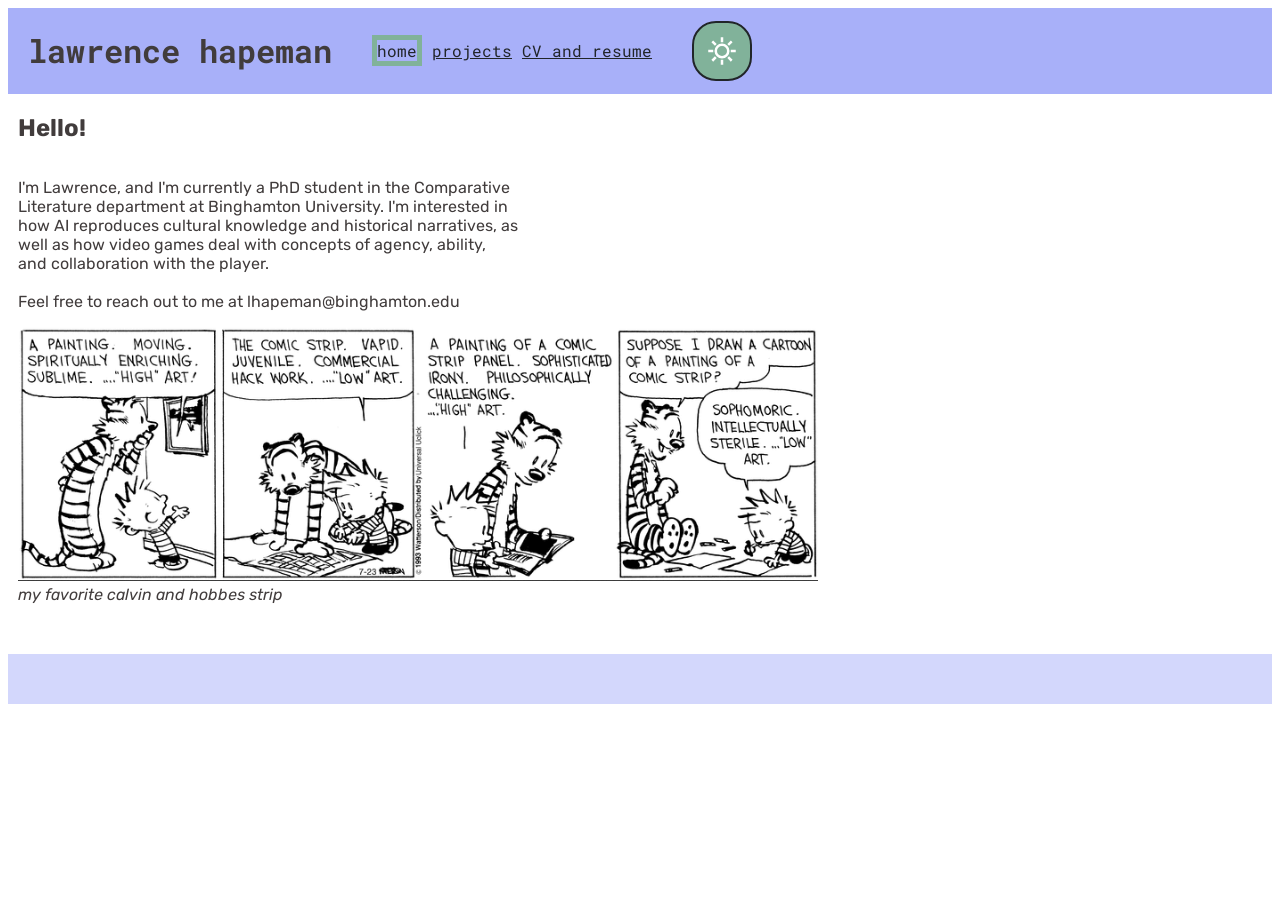
<file: index.html>
<!doctype html>
<html lang="en">
    <head>
        <title>lawrence hapeman (◕‿◕✿) | home</title>
        <link rel="preconnect" href="https://fonts.googleapis.com" />
        <link rel="preconnect" href="https://fonts.gstatic.com" crossorigin />
        <link href="https://fonts.googleapis.com/css2?family=Rubik:ital,wght@0,300..900;1,300..900&display=swap" rel="stylesheet" />
        <link href="https://fonts.googleapis.com/css2?family=Roboto+Mono:ital,wght@0,100..700;1,100..700&display=swap" rel="stylesheet" />
        <link href="styles.css" rel="stylesheet" />
        <link rel="icon" type="gif" href="./media/pixelFrogTransCrop.gif" />
        <meta name="viewport" content="width=device-width, initial-scale=1.0" />
    </head>
    <body>
        <header>
            <h1>
                lawrence hapeman
            </h1>
            <p id="desktop-page-links">
                <a class="page-link">home</a>
                <a class="page-link" href="./projects.html">projects</a>
                <a class="page-link" href="./cvandresume.html">CV and resume</a>
            </p>
            <div id="theme-switch-div">
                <button id="theme-switch">
                    <svg xmlns="http://www.w3.org/2000/svg" height="30px" viewBox="0 -960 960 960" width="30px" fill="#e3e3e3"><path d="M440-760v-160h80v160h-80Zm266 110-55-55 112-115 56 57-113 113Zm54 210v-80h160v80H760ZM440-40v-160h80v160h-80ZM254-652 140-763l57-56 113 113-56 54Zm508 512L651-255l54-54 114 110-57 59ZM40-440v-80h160v80H40Zm157 300-56-57 112-112 29 27 29 28-114 114Zm113-170q-70-70-70-170t70-170q70-70 170-70t170 70q70 70 70 170t-70 170q-70 70-170 70t-170-70Zm283-57q47-47 47-113t-47-113q-47-47-113-47t-113 47q-47 47-47 113t47 113q47 47 113 47t113-47ZM480-480Z"/></svg>
                    <div class="overlay"></div>
                    <svg xmlns="http://www.w3.org/2000/svg" height="30px" viewBox="0 -960 960 960" width="30px" fill="#e3e3e3"><path d="M484-80q-84 0-157.5-32t-128-86.5Q144-253 112-326.5T80-484q0-146 93-257.5T410-880q-18 99 11 193.5T521-521q71 71 165.5 100T880-410q-26 144-138 237T484-80Zm0-80q88 0 163-44t118-121q-86-8-163-43.5T464-465q-61-61-97-138t-43-163q-77 43-120.5 118.5T160-484q0 135 94.5 229.5T484-160Zm-20-305Z"/></svg>
                </button>
            </div>
            <p id="mobile-page-links">
                <a class="page-link">home</a>
                <a class="page-link" href="./projects.html">projects</a>
                <a class="page-link" href="./cvandresume.html">CV and resume</a>
            </p>
        </header>
        <div id="main-and-footer">
            <main>
            <h2>Hello!</h2>
            <p>I'm Lawrence, and I'm currently a PhD student in the Comparative Literature department at Binghamton University.
                I'm interested in how AI reproduces cultural knowledge and historical narratives, as well as how video games deal with concepts of agency, ability, and collaboration with the player.
                <br/>
                <br/>Feel free to reach out to me at lhapeman@binghamton.edu</p>
            <figure>
                <img src="./media/paintingsAndComics.png" alt="Calvin and Hobbes muse on how paintings and comics are seen as &quot;high&quot; and &quot;low&quot; art." />
                <figcaption>my favorite calvin and hobbes strip</figcaption>
            </figure>

        </main>
        <footer></footer>
        </div>
        <script src="script.js"></script>
    </body>
</html>
</file>
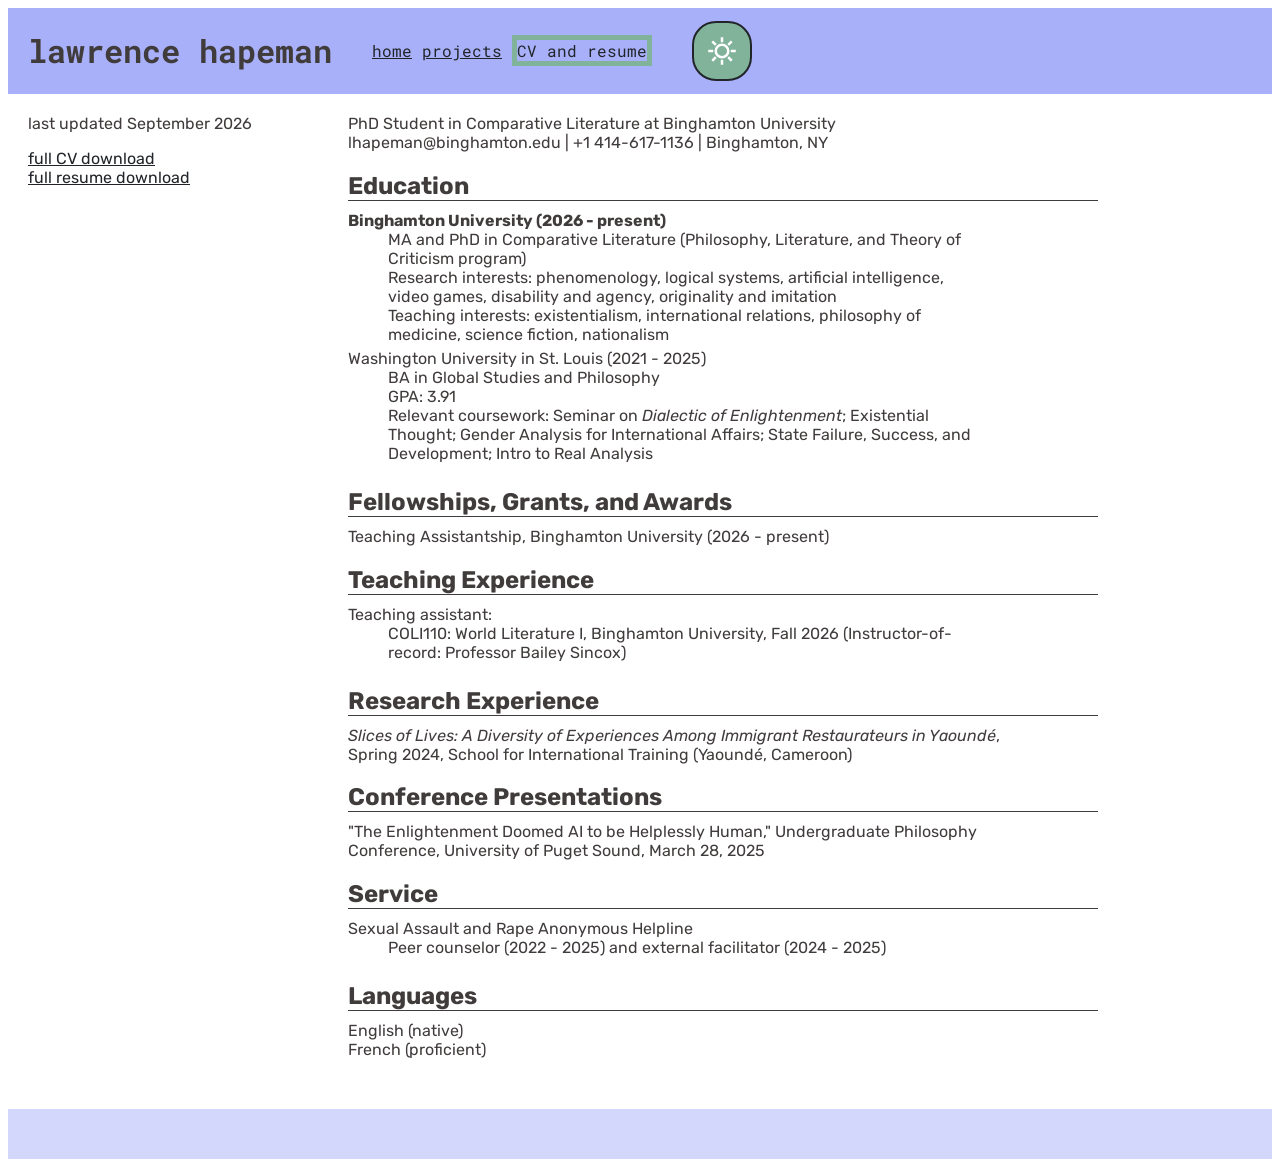
<file: cvandresume.html>
<!doctype html>
<html lang="en">
    <head>
        <title>lawrence hapeman (◕‿◕✿) | cv and resume</title>
        <link rel="preconnect" href="https://fonts.googleapis.com" />
        <link rel="preconnect" href="https://fonts.gstatic.com" crossorigin />
        <link href="https://fonts.googleapis.com/css2?family=Rubik:ital,wght@0,300..900;1,300..900&display=swap" rel="stylesheet" />
        <link href="https://fonts.googleapis.com/css2?family=Roboto+Mono:ital,wght@0,100..700;1,100..700&display=swap" rel="stylesheet" />
        <link href="styles.css" rel="stylesheet" />
        <link rel="icon" type="gif" href="./media/pixelFrogTransCrop.gif" />
        <meta name="viewport" content="width=device-width, initial-scale=1.0" />
    </head>
    <body>
        <header>
            <h1>
                lawrence hapeman
            </h1>
            <p id="desktop-page-links">
                <a class="page-link" href="./">home</a>
                <a class="page-link" href="./projects.html">projects</a>
                <a class="page-link">CV and resume</a>
            </p>
            <div id="theme-switch-div">
                <button id="theme-switch">
                    <svg xmlns="http://www.w3.org/2000/svg" height="30px" viewBox="0 -960 960 960" width="30px" fill="#e3e3e3"><path d="M440-760v-160h80v160h-80Zm266 110-55-55 112-115 56 57-113 113Zm54 210v-80h160v80H760ZM440-40v-160h80v160h-80ZM254-652 140-763l57-56 113 113-56 54Zm508 512L651-255l54-54 114 110-57 59ZM40-440v-80h160v80H40Zm157 300-56-57 112-112 29 27 29 28-114 114Zm113-170q-70-70-70-170t70-170q70-70 170-70t170 70q70 70 70 170t-70 170q-70 70-170 70t-170-70Zm283-57q47-47 47-113t-47-113q-47-47-113-47t-113 47q-47 47-47 113t47 113q47 47 113 47t113-47ZM480-480Z"/></svg>
                    <div class="overlay"></div>
                    <svg xmlns="http://www.w3.org/2000/svg" height="30px" viewBox="0 -960 960 960" width="30px" fill="#e3e3e3"><path d="M484-80q-84 0-157.5-32t-128-86.5Q144-253 112-326.5T80-484q0-146 93-257.5T410-880q-18 99 11 193.5T521-521q71 71 165.5 100T880-410q-26 144-138 237T484-80Zm0-80q88 0 163-44t118-121q-86-8-163-43.5T464-465q-61-61-97-138t-43-163q-77 43-120.5 118.5T160-484q0 135 94.5 229.5T484-160Zm-20-305Z"/></svg>
                </button>
            </div>
            <p id="mobile-page-links">
                <a class="page-link" href="./">home</a>
                <a class="page-link" href="./projects.html">projects</a>
                <a class="page-link">CV and resume</a>
            </p>
        </header>
        <div id="main-and-footer">
        <main>
            <section id="download-links">
                <p style="margin-top: 0">last updated September 2026</p>
                <a href="./documents/LawrenceHapeman_CV_2026_09.pdf" target="_blank">full CV download</a>
                <a href="./documents/LawrenceHapeman_resume_2026_09.pdf" target="_blank">full resume download</a>
            </section>
            <section id="CV">
                <p>PhD Student in Comparative Literature at Binghamton University
                    <br/>lhapeman@binghamton.edu | +1 414-617-1136 | Binghamton, NY</p>
                <h2>Education</h2>
                <p><b>Binghamton University (2026 - present)</b></p>
                <p class="tabbed-p">MA and PhD in Comparative Literature (Philosophy, Literature, and Theory of Criticism program)
                    <br/>Research interests: phenomenology, logical systems, artificial intelligence, video games, disability and agency, originality and imitation
                    <br/>Teaching interests: existentialism, international relations, philosophy of medicine, science fiction, nationalism</p>
                <p>Washington University in St. Louis (2021 - 2025)</p>
                <p class="tabbed-p">BA in Global Studies and Philosophy
                    <br/>GPA: 3.91
                    <br/>Relevant coursework: Seminar on <i>Dialectic of Enlightenment</i>; Existential Thought; Gender Analysis for International Affairs; State Failure, Success, and Development; Intro to Real Analysis</p>
                <h2>Fellowships, Grants, and Awards</h2>
                <p>Teaching Assistantship, Binghamton University (2026 - present)</p>
                <h2>Teaching Experience</h2>
                <p>Teaching assistant:</p>
                <p class="tabbed-p">COLI110: World Literature I, Binghamton University, Fall 2026 (Instructor-of-record: Professor Bailey Sincox)</p>
                <h2>Research Experience</h2>
                <p><i>Slices of Lives: A Diversity of Experiences Among Immigrant Restaurateurs in Yaoundé</i>, Spring 2024, School for International Training (Yaoundé, Cameroon)</p>
                <h2>Conference Presentations</h2>
                <p>"The Enlightenment Doomed AI to be Helplessly Human," Undergraduate Philosophy Conference, University of Puget Sound, March 28, 2025</p>
                <h2>Service</h2>
                <p>Sexual Assault and Rape Anonymous Helpline</p>
                <p class="tabbed-p">Peer counselor (2022 - 2025) and external facilitator (2024 - 2025)</p>
                <h2>Languages</h2>
                <p>English (native)
                    <br/>French (proficient)</p>
            </section>
        </main>
        <footer>

        </footer>
        </div>
        <script src="script.js"></script>
    </body>
</html>
</file>
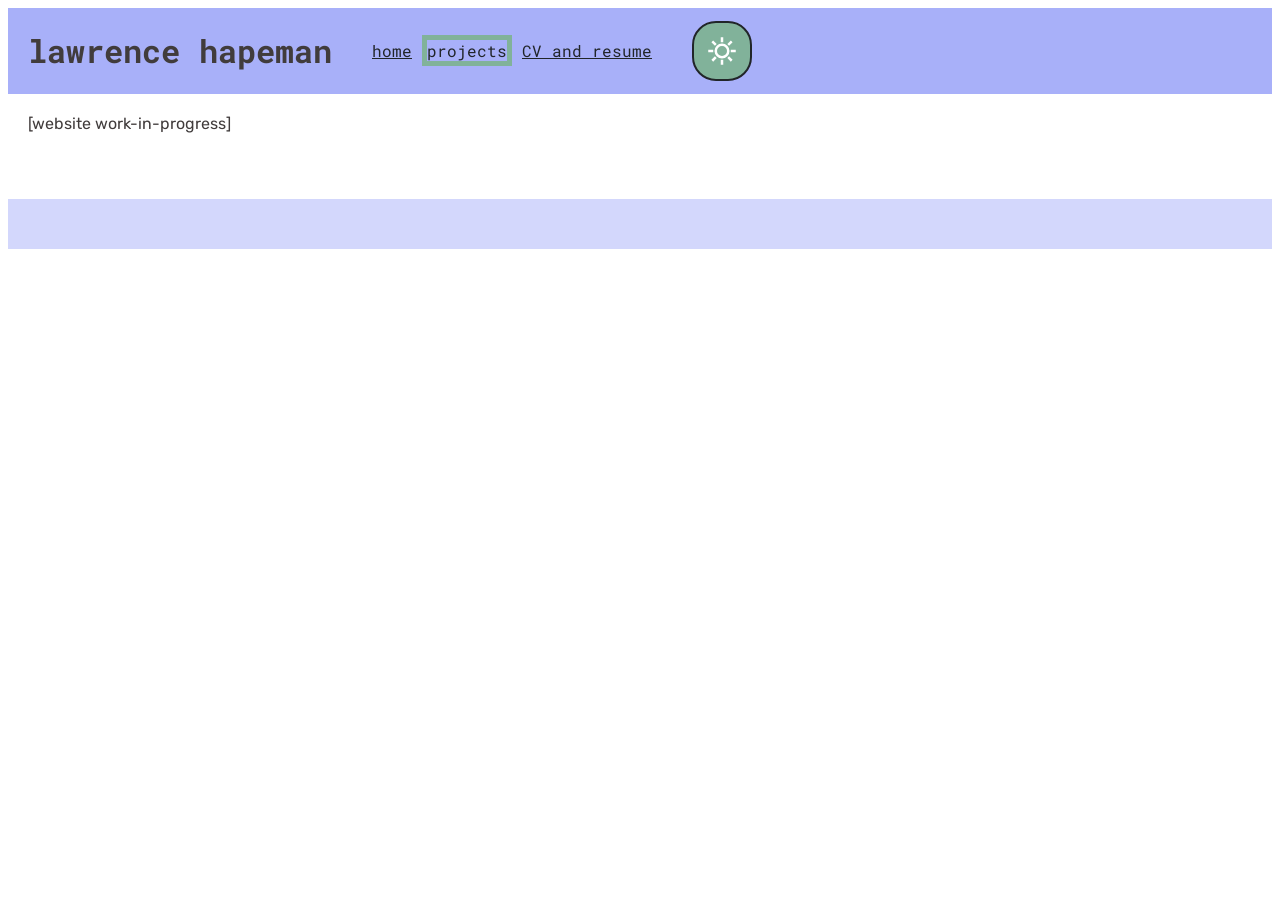
<file: projects.html>
<!doctype html>
<html lang="en">
    <head>
        <title>lawrence hapeman (◕‿◕✿) | projects</title>
        <link rel="preconnect" href="https://fonts.googleapis.com" />
        <link rel="preconnect" href="https://fonts.gstatic.com" crossorigin />
        <link href="https://fonts.googleapis.com/css2?family=Rubik:ital,wght@0,300..900;1,300..900&display=swap" rel="stylesheet" />
        <link href="https://fonts.googleapis.com/css2?family=Roboto+Mono:ital,wght@0,100..700;1,100..700&display=swap" rel="stylesheet" />
        <link href="styles.css" rel="stylesheet" />
        <link rel="icon" type="gif" href="./media/pixelFrogTransCrop.gif" />
        <meta name="viewport" content="width=device-width, initial-scale=1.0" />
    </head>
    <body>
        <header>
            <h1>
                lawrence hapeman
            </h1>
            <p id="desktop-page-links">
                <a class="page-link" href="./">home</a>
                <a class="page-link">projects</a>
                <a class="page-link" href="./cvandresume.html">CV and resume</a>
            </p>
            <div id="theme-switch-div">
                <button id="theme-switch">
                    <svg xmlns="http://www.w3.org/2000/svg" height="30px" viewBox="0 -960 960 960" width="30px" fill="#e3e3e3"><path d="M440-760v-160h80v160h-80Zm266 110-55-55 112-115 56 57-113 113Zm54 210v-80h160v80H760ZM440-40v-160h80v160h-80ZM254-652 140-763l57-56 113 113-56 54Zm508 512L651-255l54-54 114 110-57 59ZM40-440v-80h160v80H40Zm157 300-56-57 112-112 29 27 29 28-114 114Zm113-170q-70-70-70-170t70-170q70-70 170-70t170 70q70 70 70 170t-70 170q-70 70-170 70t-170-70Zm283-57q47-47 47-113t-47-113q-47-47-113-47t-113 47q-47 47-47 113t47 113q47 47 113 47t113-47ZM480-480Z"/></svg>
                    <div class="overlay"></div>
                    <svg xmlns="http://www.w3.org/2000/svg" height="30px" viewBox="0 -960 960 960" width="30px" fill="#e3e3e3"><path d="M484-80q-84 0-157.5-32t-128-86.5Q144-253 112-326.5T80-484q0-146 93-257.5T410-880q-18 99 11 193.5T521-521q71 71 165.5 100T880-410q-26 144-138 237T484-80Zm0-80q88 0 163-44t118-121q-86-8-163-43.5T464-465q-61-61-97-138t-43-163q-77 43-120.5 118.5T160-484q0 135 94.5 229.5T484-160Zm-20-305Z"/></svg>
                </button>
            </div>
            <p id="mobile-page-links">
                <a class="page-link" href="./">home</a>
                <a class="page-link">projects</a>
                <a class="page-link" href="./cvandresume.html">CV and resume</a>
            </p>
        </header>
        <div id="main-and-footer">
        <main>
            <section>
                <p style="margin-top: 0">[website work-in-progress]</p>
            </section>
        </main>
        <footer></footer></div>
        <script src="script.js"></script>
    </body>
</html>
</file>
<file: styles.css>
:root {
    --base-color: #FFFFFF;
    --base-variant: #A8B0F9;
    --text-color: #413C3C;
    --secondary-text: #212529;
    --primary-color: #81B29A;
    --accent-color: #E07A5F;
}
.darkmode {
    --base-color: #171C28;
    --base-variant: #525893;
    --text-color: #ECE6E2;
    --secondary-text: #FFFFFF;
    --primary-color: #81B29A;
    --accent-color: #E07A5F;
}
* {
    box-sizing: border-box;
}
#theme-switch {
    height: 60px;
    width: 60px;
    padding: 0;
    border-radius: 40%;
    border-color: var(--secondary-text);
    border-style: solid;
    background-color: var(--primary-color);
    display: flex;
    justify-content: center;
    align-items: center;
}
#theme-switch svg {
   fill: var(--base-color);
}
#theme-switch svg:last-child {
    display: none;
}
.darkmode #theme-switch svg:last-child {
    display: block;
}
.darkmode #theme-switch svg:first-child {
    display: none;
}
#theme-switch-div {
    position: relative;
}
.overlay {
    position: absolute;
    top: 0;
    left: 0;
    width: 100%;
    height: 100%;
    background: rgba(0, 0, 0, 0.2);
    opacity: 0;
    transition: opacity 0.3s ease;
    border-radius: 40%;
}
#theme-switch-div:hover .overlay {
    opacity: 1;
    cursor: pointer;
}
body {
    min-height: 90vh;
    font-family: "Rubik", sans-serif;
    background: var(--base-color);
    color: var(--text-color);
    transition: background 0.4s ease;
    margin-bottom: 10px;
}
header {
    font-family: "Roboto Mono", sans-serif;
    background: var(--base-variant);
    display: flex;
    flex-flow: row wrap;
    vertical-align: center;
    align-items: center;
    transition: background 0.4s ease;
    padding: 0 20px 0;
}
header h1 {
    width: 80%;
}
.page-link {
    color: var(--secondary-text);
}
.page-link:hover {
    background-color: var(--accent-color);
}
.page-link:not([href]) {
    border: var(--primary-color) 5px solid;
}
.page-link:not([href]):hover {
    background-color: var(--base-variant);
    cursor: default;
}
#desktop-page-links {
    display: none;
}
#mobile-page-links {
    display: block;
}
main {
    padding: 0 10px 0;
}
figure {
    padding: 0;
    margin: 0;
    font-style: italic;
}
img {
    width: 100%;
    max-width: 800px;
}
section {
    display: flex;
    flex-flow: column nowrap;
    margin-top: 20px;
}
section a {
    color: var(--secondary-text);
}
section a:hover {
    background-color: var(--accent-color);
}
#CV h2 {
    border-bottom: 1px solid var(--text-color);
    margin-bottom: 10px;
}
#CV p {
    margin-top: 0;
    margin-bottom: 0;
    width: 100%;
}
#CV p.tabbed-p {
    max-width: calc(100% - 40px);
    margin-bottom: 5px;
    margin-left: 40px;

}
footer {
    margin-top: 50px;
    height: 50px;
    width: 100%;
    background-color: var(--base-variant);
    opacity: 0.5;
    flex-shrink: 0;
}
#main-and-footer {
    height: calc(100% - 150px);
    display: flex;
    flex-flow: column nowrap;
    justify-content: space-between;
}

@media (min-width: 750px) {
    #desktop-page-links {
        display: block;
        padding-right: 40px;
    }
    #mobile-page-links {
        display: none;
    }
    header h1 {
        width: auto;
        padding-right: 40px;
    }
    main {
        display: flex;
        flex-flow: row wrap;
    }
    main h2 {
        width: 100%;
    }
    main p {
        width: 500px;
        margin-right: 50px;
    }
    #download-links {
        width: 300px;
    }
    #CV {
        width: calc(100% - 350px);
    }
    #CV h2 {
        width: 100%;
        max-width: 750px;
    }
    #CV p {
        width: 100%;
        max-width: 700px;
    }
    #CV p.tabbed-p {
        max-width: 600px;
    }
    section {
        margin: 20px 10px 0;
    }
}
</file>
